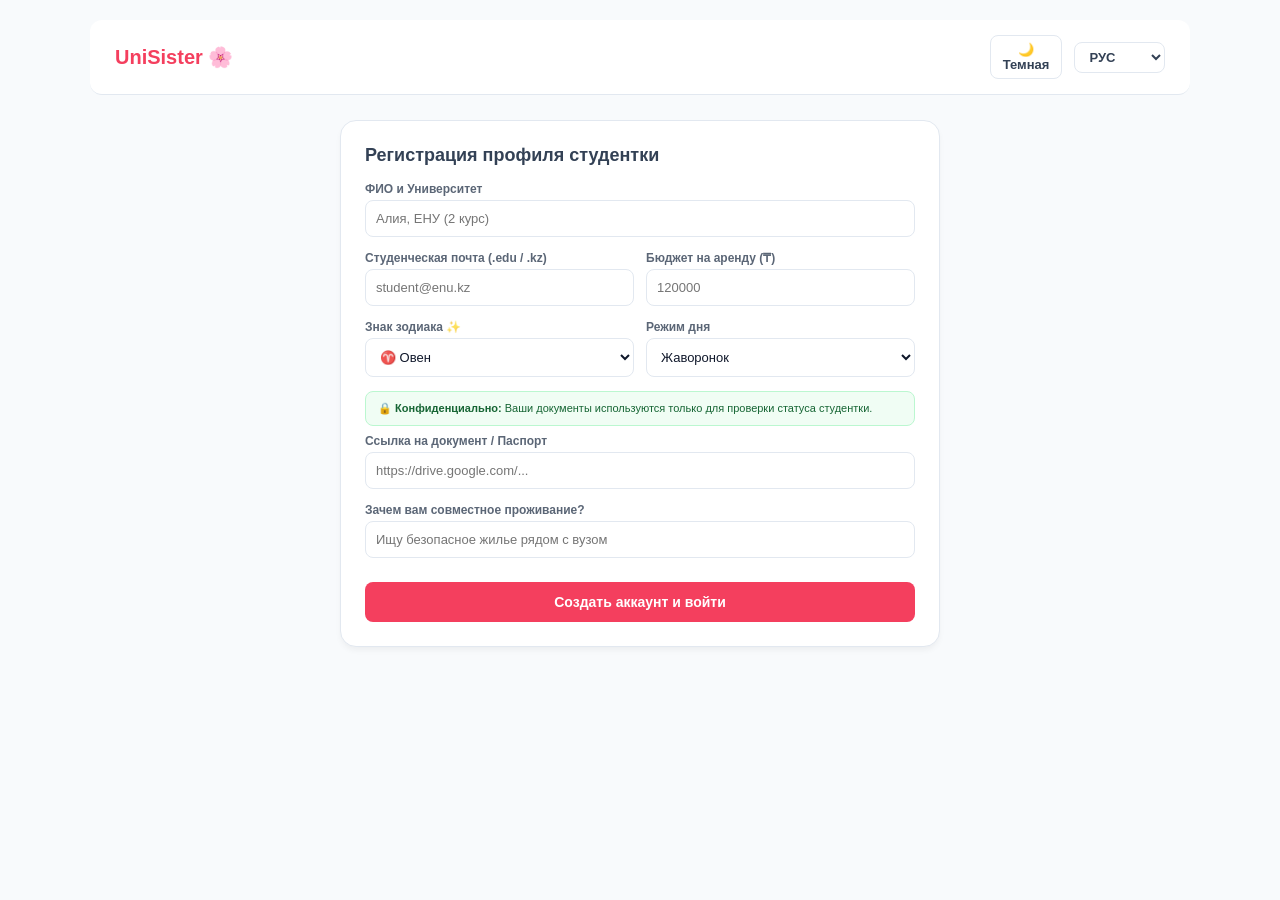
<file: index.html>
<!DOCTYPE html>
<html lang="ru" data-theme="light">
<head>
    <meta charset="UTF-8">
    <meta name="viewport" content="width=device-width, initial-scale=1.0">
    <title>UniSister — Регистрация</title>
    <link rel="stylesheet" href="style.css">
</head>
<body>

<header>
    <div class="logo">UniSister 🌸</div>
    <div class="header-right">
        <button id="themeToggle" class="theme-btn">🌙 Темная</button>
        <select id="langSelect" class="lang-select">
            <option value="ru">РУС</option>
            <option value="kz">ҚАЗ</option>
            <option value="en">ENG</option>
        </select>
    </div>
</header>

<main class="container">
    <div class="card auth-card">
        <h2 id="formTitle">Регистрация профиля студентки</h2>

        <form id="regForm">
            <div class="form-group">
                <label id="labelName">ФИО и Университет</label>
                <input type="text" id="nameUni" required>
            </div>

            <div class="form-row">
                <div class="form-group">
                    <label id="labelEmail">Студенческая почта</label>
                    <input type="email" id="email" required>
                </div>
                <div class="form-group">
                    <label id="labelBudget">Бюджет (₸)</label>
                    <input type="number" id="budget" required>
                </div>
            </div>

            <div class="form-row">
                <div class="form-group">
                    <label id="labelZodiac">Знак зодиака ✨</label>
                    <select id="zodiac">
                        <option value="Овен">♈ Овен</option>
                        <option value="Телец">♉ Телец</option>
                        <option value="Близнецы">♊ Близнецы</option>
                        <option value="Рак">♋ Рак</option>
                        <option value="Лев">♌ Лев</option>
                        <option value="Дева">♍ Дева</option>
                        <option value="Весы">♎ Весы</option>
                        <option value="Скорпион">♏ Скорпион</option>
                        <option value="Стрелец">♐ Стрелец</option>
                        <option value="Козерог">♑ Козерог</option>
                        <option value="Водолей">♒ Водолей</option>
                        <option value="Рыбы">♓ Рыбы</option>
                    </select>
                </div>
                <div class="form-group">
                    <label id="labelSchedule">Режим дня</label>
                    <select id="schedule">
                        <option value="жаворонок" id="optLark">Жаворонок</option>
                        <option value="сова" id="optOwl">Сова</option>
                    </select>
                </div>
            </div>

            <div class="form-group">
                <div class="privacy-box" id="privacyBox">
                    🔒 <strong>Конфиденциально:</strong> Ваши документы используются только для проверки статуса студентки. Они не публикуются в открытом доступе.
                </div>
                <label id="labelPassport">Ссылка на документ / Паспорт</label>
                <input type="url" id="passportLink" required>
            </div>

            <div class="form-group">
                <label id="labelWhy">Зачем вам совместное проживание?</label>
                <input type="text" id="whyStay" required>
            </div>

            <button type="submit" id="btnSubmit">Создать аккаунт и войти</button>
        </form>
    </div>
</main>

<script src="script.js"></script>
</body>
</html>
</file>
<file: style.css>
:root {
    --bg-color: #f8fafc;
    --card-bg: #ffffff;
    --text-color: #334155;
    --border-color: #e2e8f0;
    --primary: #f43f5e;
    --primary-hover: #e11d48;
    --input-bg: #ffffff;
    --input-text: #0f172a;
}

[data-theme="dark"] {
    --bg-color: #0f172a;
    --card-bg: #1e293b;
    --text-color: #f1f5f9;
    --border-color: #334155;
    --primary: #fb7185;
    --primary-hover: #f43f5e;
    --input-bg: #0f172a;
    --input-text: #f1f5f9;
}

* { box-sizing: border-box; margin: 0; padding: 0; font-family: 'Segoe UI', Tahoma, Geneva, Verdana, sans-serif; }
body { background-color: var(--bg-color); color: var(--text-color); padding: 20px; min-height: 100vh; }

header { background: var(--card-bg); padding: 15px 25px; border-bottom: 1px solid var(--border-color); border-radius: 12px; margin-bottom: 25px; display: flex; justify-content: space-between; align-items: center; max-width: 1100px; margin-left: auto; margin-right: auto; }
.logo { font-weight: bold; font-size: 20px; color: var(--primary); }
.header-right { display: flex; align-items: center; gap: 12px; }

.theme-btn, .logout-btn { padding: 6px 12px; border-radius: 8px; border: 1px solid var(--border-color); background: var(--card-bg); color: var(--text-color); cursor: pointer; font-size: 13px; font-weight: 600; }
.lang-select { padding: 6px 10px; border-radius: 8px; border: 1px solid var(--border-color); background: var(--card-bg); color: var(--text-color); font-weight: 600; cursor: pointer; }

.container { max-width: 1100px; margin: 0 auto; }
.auth-card { max-width: 600px; margin: 0 auto; }
.profile-grid { display: grid; grid-template-columns: 1fr 1fr; gap: 20px; }
@media (max-width: 768px) { .profile-grid { grid-template-columns: 1fr; } }

.card { background: var(--card-bg); padding: 24px; border-radius: 16px; border: 1px solid var(--border-color); box-shadow: 0 4px 6px -1px rgba(0, 0, 0, 0.05); }
h2 { font-size: 18px; margin-bottom: 16px; color: var(--text-color); }

.form-group { margin-bottom: 14px; }
.form-row { display: grid; grid-template-columns: 1fr 1fr; gap: 12px; }
label { display: block; font-size: 12px; font-weight: 600; margin-bottom: 4px; color: var(--text-color); opacity: 0.8; }
input, select { width: 100%; padding: 10px; border: 1px solid var(--border-color); border-radius: 8px; font-size: 13px; outline: none; background: var(--input-bg); color: var(--input-text); }
input:focus, select:focus { border-color: var(--primary); }

button[type="submit"] { width: 100%; background: var(--primary); color: white; border: none; padding: 12px; border-radius: 8px; font-weight: 600; cursor: pointer; font-size: 14px; margin-top: 10px; }
button[type="submit"]:hover { background: var(--primary-hover); }

.verified-badge { background: #dcfce7; color: #15803d; padding: 8px; border-radius: 8px; font-size: 13px; font-weight: bold; text-align: center; }
[data-theme="dark"] .verified-badge { background: #064e3b; color: #a7f3d0; }

.girls-list { display: flex; flex-direction: column; gap: 12px; max-height: 400px; overflow-y: auto; }
.girl-item { background: var(--bg-color); padding: 12px; border-radius: 10px; border: 1px solid var(--border-color); font-size: 13px; }
.girl-item a { color: var(--primary); font-weight: bold; text-decoration: none; }

.privacy-box {
    background: #f0fdf4;
    border: 1px solid #bbf7d0;
    color: #166534;
    padding: 10px 12px;
    border-radius: 8px;
    font-size: 11px;
    margin-bottom: 8px;
}
[data-theme="dark"] .privacy-box {
    background: #064e3b;
    border-color: #047857;
    color: #a7f3d0;
}

.filters-box { display: flex; gap: 10px; margin-bottom: 15px; }
.filter-select { flex: 1; padding: 8px; border-radius: 8px; border: 1px solid var(--border-color); background: var(--input-bg); color: var(--input-text); font-size: 12px; }

.match-badge {
    display: inline-block;
    background: #dcfce7;
    color: #15803d;
    font-weight: bold;
    font-size: 11px;
    padding: 2px 8px;
    border-radius: 12px;
    margin-top: 4px;
}
[data-theme="dark"] .match-badge { background: #064e3b; color: #a7f3d0; }
</file>
